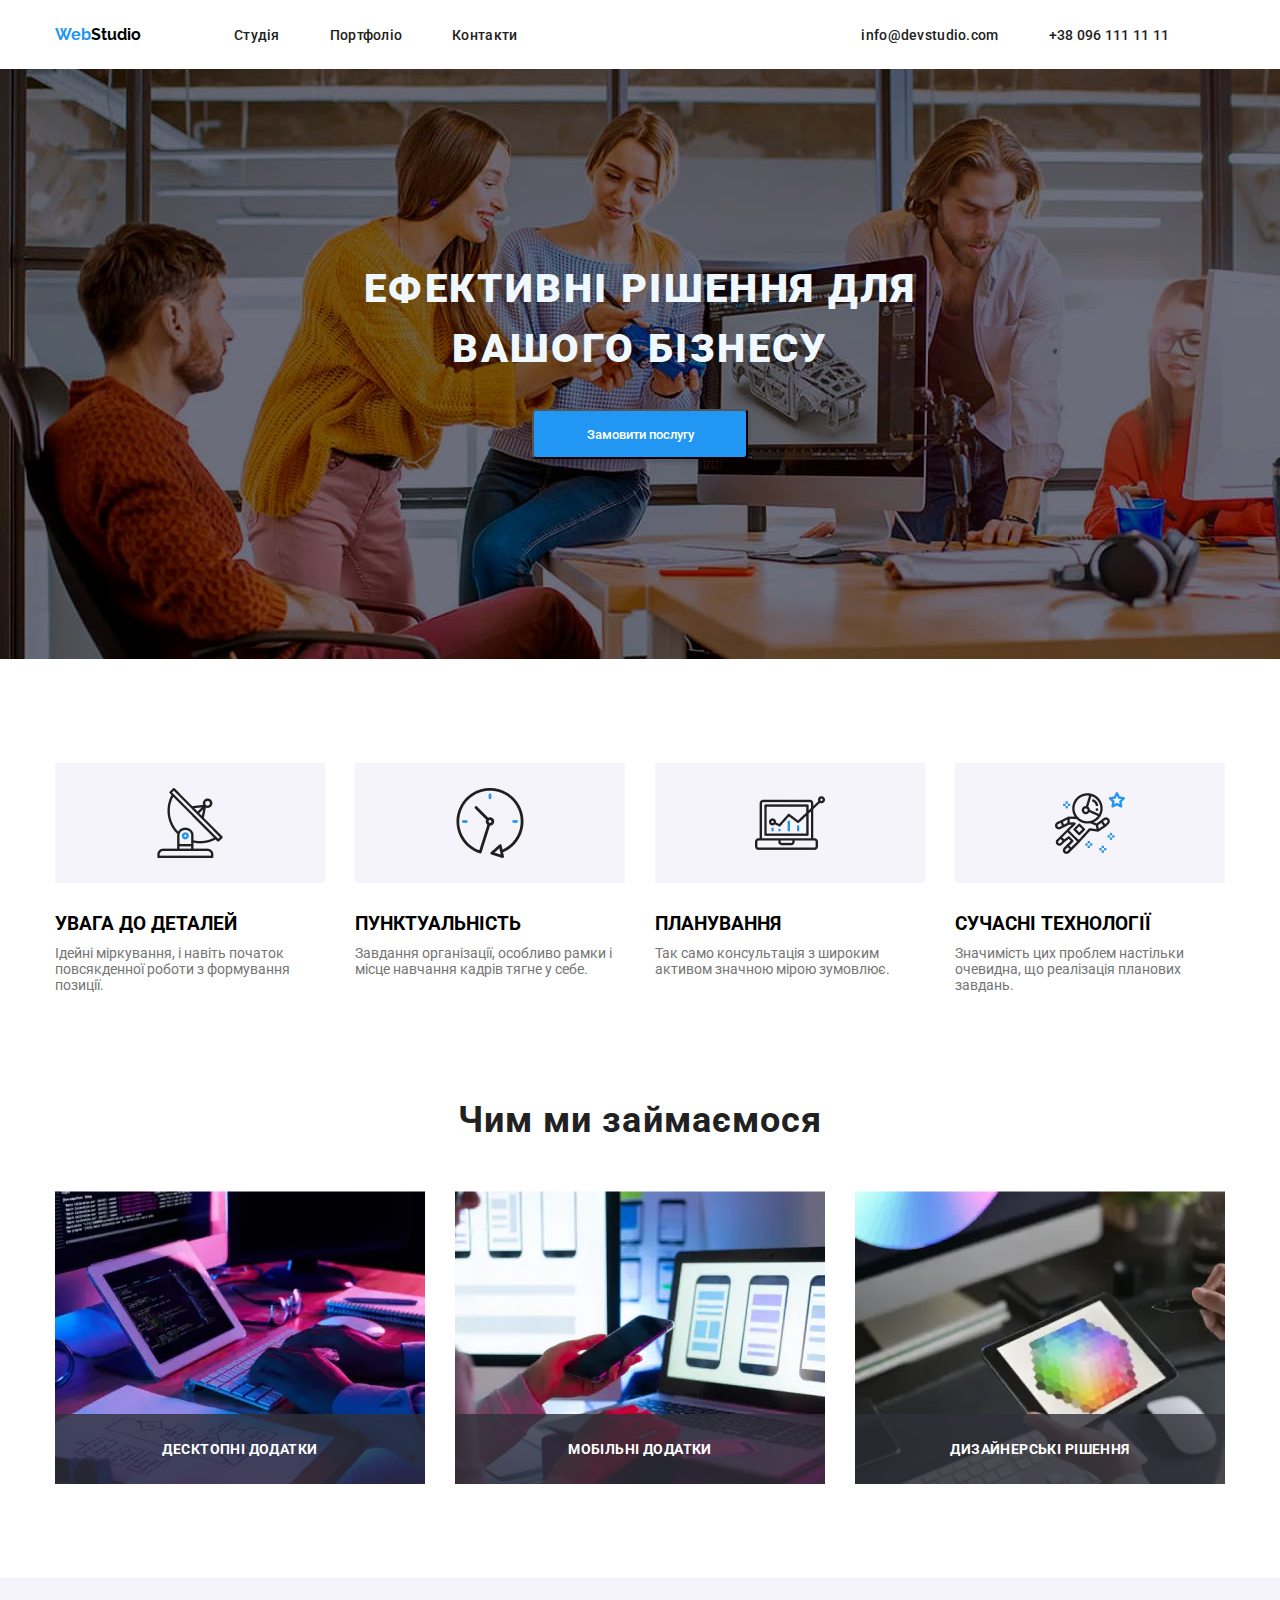
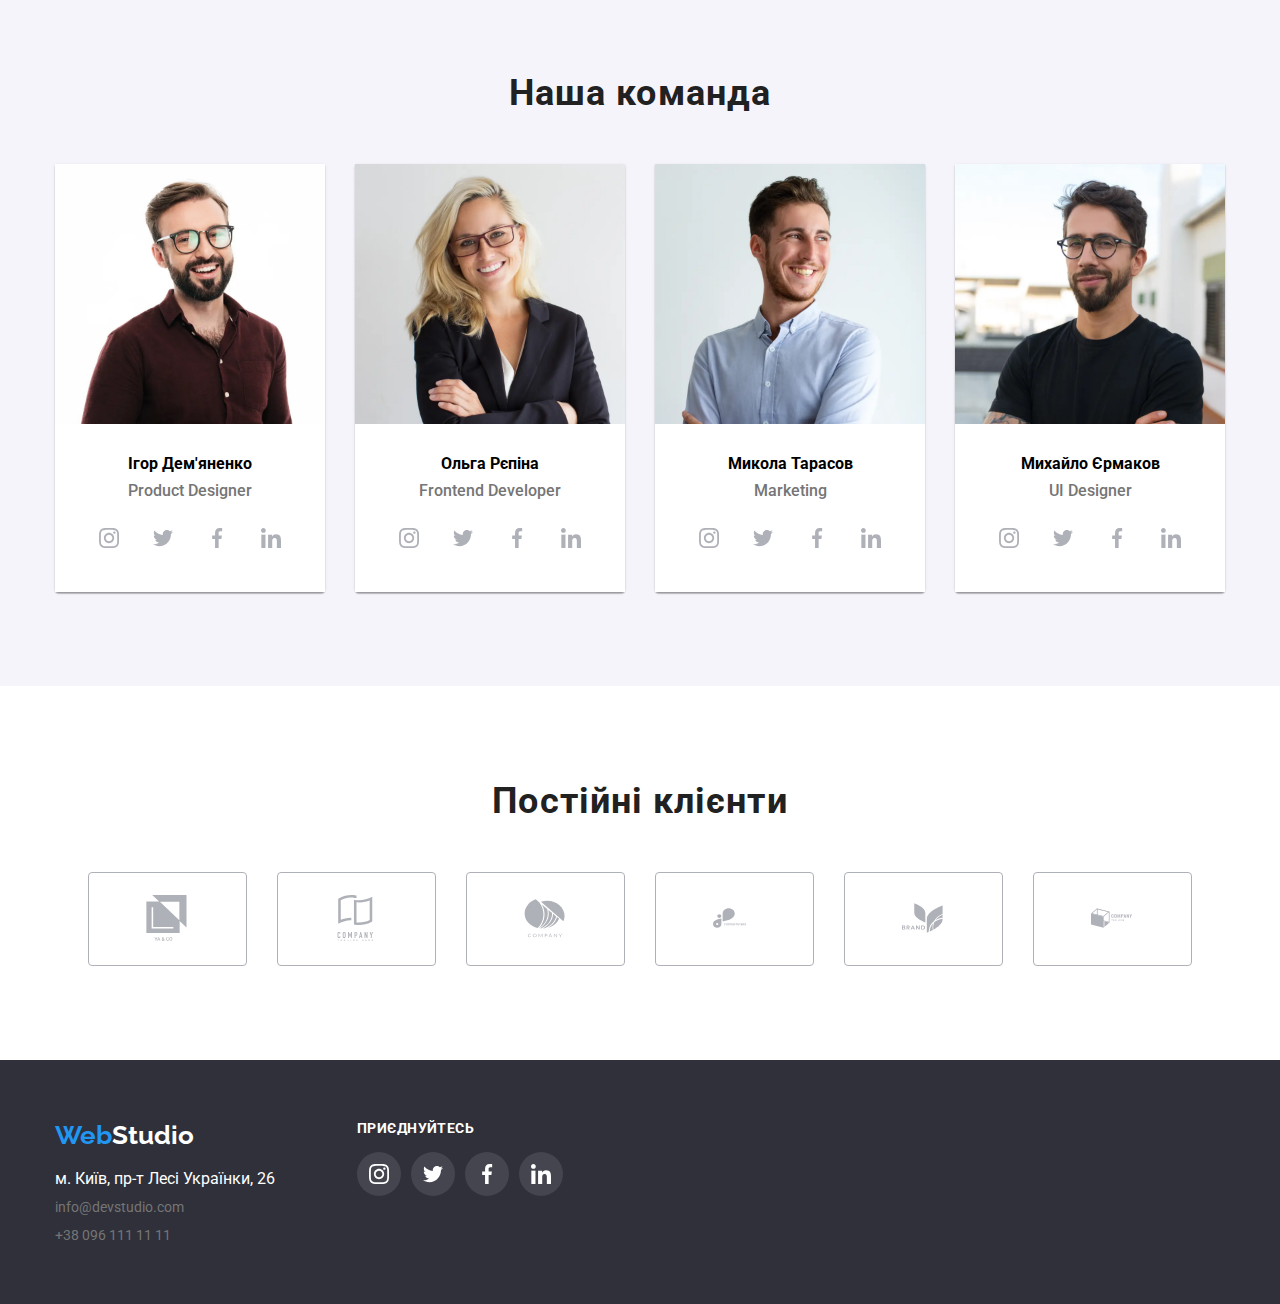
<file: index.html>
<!DOCTYPE html>
<html lang="en">
<head>
    <meta charset="UTF-8">
    <meta name="viewport" content="width=device-width, initial-scale=1.0">
    <link rel="preconnect" href="https://fonts.googleapis.com">
<link rel="preconnect" href="https://fonts.gstatic.com" crossorigin>
<link href="https://fonts.googleapis.com/css2?family=Raleway:ital,wght@0,100..900;1,100..900&family=Roboto:ital,wght@0,100..900;1,100..900&display=swap" rel="stylesheet">
<link rel="stylesheet" href="https://cdnjs.cloudflare.com/ajax/libs/modern-normalize/3.0.1/modern-normalize.min.css" integrity="sha512-q6WgHqiHlKyOqslT/lgBgodhd03Wp4BEqKeW6nNtlOY4quzyG3VoQKFrieaCeSnuVseNKRGpGeDU3qPmabCANg==" crossorigin="anonymous" referrerpolicy="no-referrer" /> 
<link
    rel="stylesheet"
    href="https://cdnjs.cloudflare.com/ajax/libs/animate.css/4.1.1/animate.min.css"
  />
<link rel="stylesheet" href="reset.css">
<link rel="stylesheet" href="style.css">
    <title>WebStudio-Main</title>
</head>
<body>
    <header class="header">
        <div class="container flex">
            <a href="index.html" class="raleway"><span class="logoweb">Web</span><span class="logoweb2">Studio</span></a>
            <nav class="header-nav">
                <ul class="header-list">
                    <li class="header-li"><a href="index.html" class="h">Студія</a></li>
                    <li class="header-li"><a href="portfolio.html" class="h">Портфоліо</a></li>
                    <li class="header-li"><a href="" class="h">Контакти</a></li>
                </ul>
            </nav>
            <ul class="header-list2">
                <li class="header-li2"><a href="mailto:info@devstudio.com " class="h">info@devstudio.com</a></li>
                <li class="header-li2"><a href="telto:+38 096 111 11 11" class="h">+38 096 111 11 11</a></li>
            </ul>
        </div>
        
    </header>
    <main class="main">


                <section class="section1" >
                    <div class="container">
           <h1  class="h1" style="color: aliceblue; font-size: 250%;" class="h3" >Ефективні рішення для вашого бізнесу</h1>
           <button open class="button">Замовити послугу</button>
        </div>
                </section>

  
        
        <section class="section2">
            <div class="container">
            <h2></h2>
            <ul class="section-list1">
                <li class="elm1">
                    <!-- <svg class="svg1"><use href="./photo/symbol-defs.svg#icon-antenna-1"></use></svg> -->
                    <h3 class="list-h3">УВАГА ДО ДЕТАЛЕЙ</h3><p class="p">Ідейні міркування, і навіть початок повсякденної роботи з формування позиції.</p>
                    <li class="elm1 clock">
                        <!-- <svg class="svg1"><use href="./photo/symbol-defs.svg#icon-clock-1"></use></svg> -->
                        <h3 class="list-h3">ПУНКТУАЛЬНІСТЬ</h1><p class="p">Завдання організації, особливо рамки і місце навчання кадрів тягне у себе.</p></li>
                    <li class="elm1 laptop">
                        <!-- <svg class="svg1"><use href="./photo/symbol-defs.svg#icon-diagram-1"></use></svg> -->
                        <h3 class="list-h3" >ПЛАНУВАННЯ</h1><p class="p">Так само консультація з широким активом значною мірою зумовлює.</p></li>
                    <li class="elm1 astro">
                        <!-- <svg class="svg1"><use href="./photo/symbol-defs.svg#icon-diagram-1"></use></svg> -->
                    <h3 class="list-h3">СУЧАСНІ ТЕХНОЛОГІЇ</h1><p class="p">Значимість цих проблем настільки очевидна, що реалізація планових завдань.</p></li>
            </ul>
            </div>
        </section>
        <section class="section3">
            <div class="container">
            <h2 class="h2">Чим ми займаємося</h2>
            <ul class="section-list2">
                <li class="elm"><img class="img1"src="./photo/image.webp" alt="кодинг"><p class="section-list-text">Десктопні додатки</p></li>
                <li class="elm"> <img class="img1" src="./photo/box 2.webp" alt="маркетинг"><p class="section-list-text">Мобільні додатки</p> </li>
                <li class="elm">  <img class="img1" src="./photo/box 3.webp" alt="дизайн"><p class="section-list-text">Дизайнерські рішення</p> </li>
            </ul>
        </section>
        </div>
        <section class="section4" style="background-color: rgb(219,219,219,)">
            <div class="container">
            <h3 class="h2">Наша команда</h3>
            <ul class="section-list3" style="list-style: none;">
            <li class="elm3"><img class="img2" src="./photo/img.webp" alt="Ігор Дем'яненко"><div class="text-container"><h4 class="section4-h">Ігор Дем'яненко</h4><p class="p4">Product Designer</p>
            <ul class="svg-ul1">
                <li class="svg-li1">
                    <svg class="svg1"><use href="./photo/symbol-defs.svg#icon-instagram-2" ></use></svg>
                </li>
                <li class="svg-li1">
                    <svg class="svg1"><use href="./photo/symbol-defs.svg#icon-twitter-1" ></use></svg>
                </li>
                <li class="svg-li1">
                    <svg class="svg1"><use href="./photo/symbol-defs.svg#icon-facebook-1" ></use></svg>
                </li>
                <li class="svg-li1">
                    <svg class="svg1"><use href="./photo/symbol-defs.svg#icon-linkedin-1" ></use></svg>
                </li>
            </ul>
            </div></li>
            <li class="elm3"><img class="img2" src="./photo/img (5).webp" alt="Ольга Рєпіна"><div class="text-container"><h4 class="section4-h">Ольга Рєпіна</h4><p class="p4">Frontend Developer</p>
            <ul class="svg-ul1">
                <li class="svg-li1">
                    <svg class="svg1"><use href="./photo/symbol-defs.svg#icon-instagram-2" ></use></svg>
                </li>
                <li class="svg-li1">
                    <svg class="svg1"><use href="./photo/symbol-defs.svg#icon-twitter-1" ></use></svg>
                </li>
                <li class="svg-li1">
                    <svg class="svg1"><use href="./photo/symbol-defs.svg#icon-facebook-1" ></use></svg>
                </li>
                <li class="svg-li1">
                    <svg class="svg1"><use href="./photo/symbol-defs.svg#icon-linkedin-1" ></use></svg>
                </li>
            </ul>
        </div></li>
            <li class="elm3"><img class="img2" src="./photo/img (2).webp" alt="Микола Тарасов"><div class="text-container"><h4 class="section4-h">Микола Тарасов</h4><p class="p4">Marketing</p>
            <ul class="svg-ul1">
                <li class="svg-li1">
                    <svg class="svg1"><use href="./photo/symbol-defs.svg#icon-instagram-2" ></use></svg>
                </li>
                <li class="svg-li1">
                    <svg class="svg1"><use href="./photo/symbol-defs.svg#icon-twitter-1" ></use></svg>
                </li>
                <li class="svg-li1">
                    <svg class="svg1"><use href="./photo/symbol-defs.svg#icon-facebook-1" ></use></svg>
                </li>
                <li class="svg-li1">
                    <svg class="svg1"><use href="./photo/symbol-defs.svg#icon-linkedin-1" ></use></svg>
                </li>
            </ul></div></li>
            <li class="elm3"><img class="img2" src="./photo/img (3).webp" alt="Михайло Єрмаков"><div class="text-container"><h4 class="section4-h">Михайло Єрмаков</h4><p class="p4">UI Designer</p>
            <ul class="svg-ul1">
                <li class="svg-li1">
                    <svg class="svg1"><use href="./photo/symbol-defs.svg#icon-instagram-2" ></use></svg>
                </li>
                <li class="svg-li1">
                    <svg class="svg1"><use href="./photo/symbol-defs.svg#icon-twitter-1" ></use></svg>
                </li>
                <li class="svg-li1">
                    <svg class="svg1"><use href="./photo/symbol-defs.svg#icon-facebook-1" ></use></svg>
                </li>
                <li class="svg-li1">
                    <svg class="svg1"><use href="./photo/symbol-defs.svg#icon-linkedin-1" ></use></svg>
                </li>
            </ul></div></li>
        </ul>
    </div>
        </section>
        <section class="section5">
            <div class="container">

                <h1 class="s5-h1">Постійні клієнти</h1>
                <ul class="s5-ul">
                    <li class="s5-li"><svg class="s5-svg"><use href="/photo/symbol-defs.svg#icon-1"></use></svg></li>
                    <li class="s5-li"><svg class="s5-svg"><use href="/photo/symbol-defs.svg#icon-2"></use></svg></li>
                    <li class="s5-li"><svg class="s5-svg"><use href="/photo/symbol-defs.svg#icon-3"></use></svg></li>
                    <li class="s5-li"><svg class="s5-svg"><use href="/photo/symbol-defs.svg#icon-4"></use></svg></li>
                    <li class="s5-li"><svg class="s5-svg"><use href="/photo/symbol-defs.svg#icon-5"></use></svg></li>
                    <li class="s5-li"><svg class="s5-svg"><use href="/photo/symbol-defs.svg#icon-6"></use></svg></li>
                </ul>

            </div>
        </section>
    </main>
    <footer class="footer" style="background-color: #2F303A;">
        <div class="container flex">
            <div class="div1">
        <h3 class="raleway"><span class="footerh3">Web</span><span class="footer-span">Studio</span></h3>
       
        <p class="footer-p">м. Київ, пр-т Лесі Українки, 26</p>
        <ul>
            <li class="footer-li">
                <a href="mailto:info@devstudio.com" class="p">info@devstudio.com</a>
            </li>
            <li class="footer-li">
        <a href="telto:+38 096 111 11 11" class="p">+38 096 111 11 11</a>
            </li>
        </ul>
        </div>
        <div class="div2">
         <h2 class="footer-h2">приєднуйтесь</h2>
        <ul class="svg-ul1">
        <li class="svg-li1 s">
                    <svg class="svg1"><use href="./photo/symbol-defs.svg#icon-instagram-2" ></use></svg>
                </li>
                <li class="svg-li1 s">
                    <svg class="svg1 "><use href="./photo/symbol-defs.svg#icon-twitter-1" ></use></svg>
                </li>
                <li class="svg-li1 s">
                    <svg class="svg1"><use href="./photo/symbol-defs.svg#icon-facebook-1" ></use></svg>
                </li>
                <li class="svg-li1 s">
                    <svg class="svg1"><use href="./photo/symbol-defs.svg#icon-linkedin-1" ></use></svg>
                </li>
                </ul>
                </div>
        </div>
    </footer>
    <div modal class="fon is-hidden">
        
        <div class="modal">
            <button close class="bmodal">x</button>
            <h2 class="data">Залиште свої дані, ми вам передзвонимо</h2>
            <form class="form">
                <div class="msvg"><input class="input"><img class="svg-m" src="./photo/Vector.svg"></div>
                <div class="msvg"><input class="input"><img class="svg-m" src="./photo/Vector (1).svg"></div>
                <div class="msvg"><input class="input"><img class="svg-m" src="./photo/Vector (3).svg"></div>
                <textarea class="comment" rows="5" cols="33" placeholder="Введіть текст"></textarea>
                <div class="divagree">
                <input class="input2" type="checkbox"><p class="agree">Погоджуюся з розсилкою та приймаю</p>
                <a class="terms" href="">Умови договору</a>
                </div>
            </form>
        </div>
    </div>
    <script src="modal.js"></script>
</body>
</html>
</file>
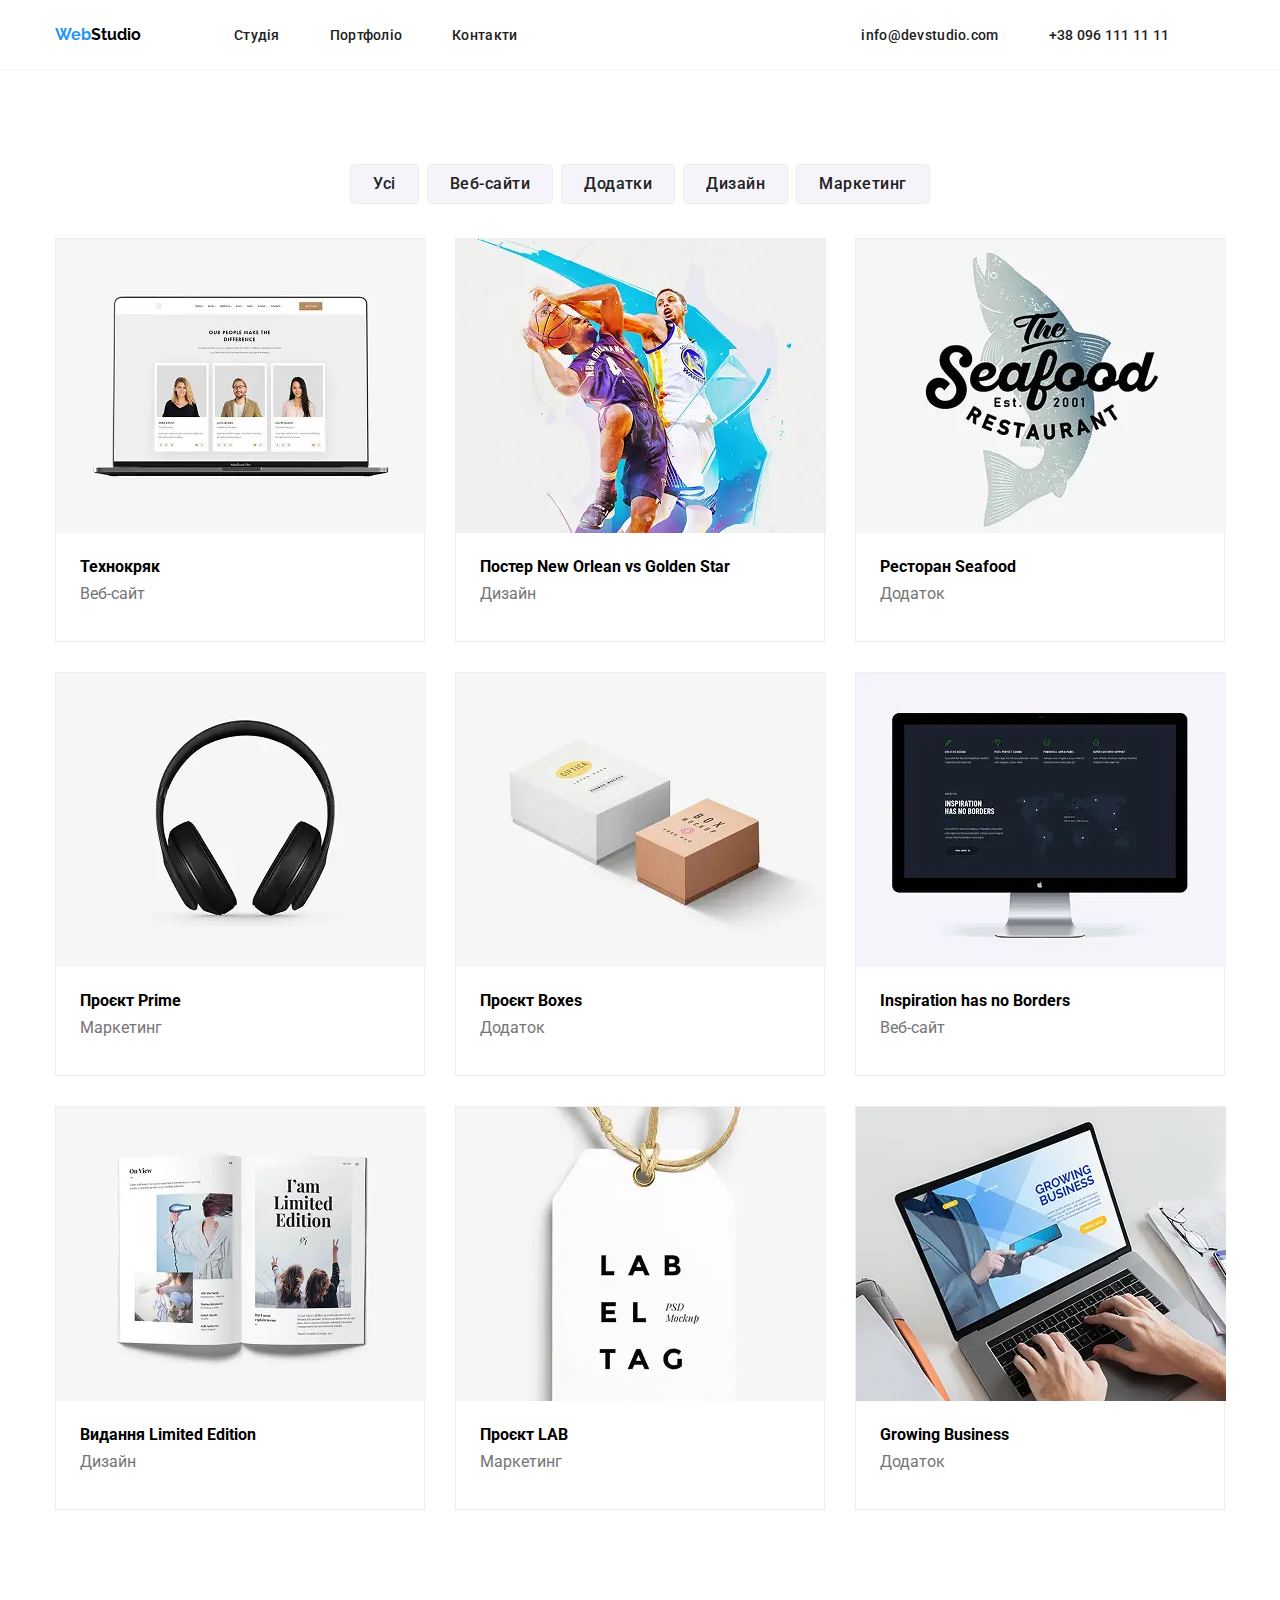
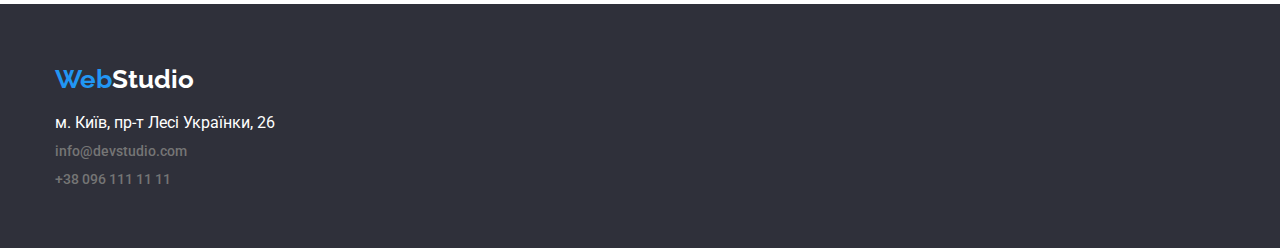
<file: portfolio.html>
<!DOCTYPE html>
<html lang="en">
<head>
    <meta charset="UTF-8">
    <meta name="viewport" content="width=device-width, initial-scale=1.0">
    <link rel="preconnect" href="https://fonts.googleapis.com">
<link rel="preconnect" href="https://fonts.gstatic.com" crossorigin>
<link href="https://fonts.googleapis.com/css2?family=Raleway:ital,wght@0,100..900;1,100..900&family=Roboto:ital,wght@0,100..900;1,100..900&display=swap" rel="stylesheet">
<link rel="stylesheet" href="https://cdnjs.cloudflare.com/ajax/libs/modern-normalize/3.0.1/modern-normalize.min.css" integrity="sha512-q6WgHqiHlKyOqslT/lgBgodhd03Wp4BEqKeW6nNtlOY4quzyG3VoQKFrieaCeSnuVseNKRGpGeDU3qPmabCANg==" crossorigin="anonymous" referrerpolicy="no-referrer" /> 
<link rel="stylesheet" href="reset.css">
<link rel="stylesheet" href="style2.css">
    <title>WebStudio-Portfolio</title>
</head>
<body>
    <header class="header">
        <div class="container flex">
            <a href="index.html" class="raleway"><span class="logoweb">Web</span><span class="logoweb2">Studio</span></a>
            <nav class="header-nav">
                <ul class="header-list">
                    <li class="header-li"><a href="index.html" class="h">Студія</a></li>
                    <li class="header-li"><a href="portfolio.html" class="h">Портфоліо</a></li>
                    <li class="header-li"><a href="" class="h">Контакти</a></li>
                </ul>
            </nav>
            <ul class="header-list2">
                <li class="header-li2"><a href="mailto:info@devstudio.com " class="h">info@devstudio.com</a></li>
                <li class="header-li2"><a href="telto:+38 096 111 11 11" class="h">+38 096 111 11 11</a></li>
            </ul>
        </div>
    </header>

    <main class="main">
        <section class="section">
        <div class="container">
        <ul class="ul1">
            <li class="li1"><button class="button1">Усі</button></li>
            <li class="li1"><button class="button1">Веб-сайти</button></li>
            <li class="li1"><button class="button1">Додатки</button></li>
            <li class="li1"><button class="button1">Дизайн</button></li>
            <li class="li1"><button class="button1">Маркетинг</button></li>
        </ul>
        <ul class="ul2">
        <li class="li2">
            <img src="./photo/img (10).webp" alt="технокряк">
            <p class="pp">Ресурс пропонує комплексні пропозиції з різним рівнем функціоналу та сервісів. Все це дозволить відвідувачу отримати вичерпні відомості про компанію чи приватну особу.</p>
            <h4 class="h1">Технокряк</h4>
            <p class="p1">Веб-сайт</p>
        </li>
        <li class="li2">
            <img src="./photo/img (1).webp" alt="new o vs golden s">
            <p class="pp">Ресурс пропонує комплексні пропозиції з різним рівнем функціоналу та сервісів. Все це дозволить відвідувачу отримати вичерпні відомості про компанію чи приватну особу.</p>
            <h4 class="h1">Постер New Orlean vs Golden Star</h4>
            <p class="p1">Дизайн</p> 
        </li>
        <li class="li2">
            <img src="./photo/img (2.0).webp" alt="seafood">
            <p class="pp">Ресурс пропонує комплексні пропозиції з різним рівнем функціоналу та сервісів. Все це дозволить відвідувачу отримати вичерпні відомості про компанію чи приватну особу.</p>
            <h4 class="h1">Ресторан Seafood</h4>
            <p class="p1">Додаток</p>
        </li>
        <li class="li2">
            <img src="./photo/img (11).webp" alt="prime">
            <p class="pp">Ресурс пропонує комплексні пропозиції з різним рівнем функціоналу та сервісів. Все це дозволить відвідувачу отримати вичерпні відомості про компанію чи приватну особу.</p>
            <h4 class="h1">Проєкт Prime</h4>
            <p class="p1">Маркетинг</p>
        </li>
        <li class="li2">
            <img src="./photo/img (4).webp" alt="boxes">
            <p class="pp">Ресурс пропонує комплексні пропозиції з різним рівнем функціоналу та сервісів. Все це дозволить відвідувачу отримати вичерпні відомості про компанію чи приватну особу.</p>
            <h4 class="h1">Проєкт Boxes</h4>
            <p class="p1">Додаток</p>
        </li>
        <li class="li2">
            <img src="./photo/img (12).webp" alt="site">
            <p class="pp">Ресурс пропонує комплексні пропозиції з різним рівнем функціоналу та сервісів. Все це дозволить відвідувачу отримати вичерпні відомості про компанію чи приватну особу.</p>
            <h4 class="h1">Inspiration has no Borders</h4>
            <p class="p1">Веб-сайт</p>
        </li>
        <li class="li2">
            <img src="./photo/img (6).webp" alt="limited edition">
            <p class="pp">Ресурс пропонує комплексні пропозиції з різним рівнем функціоналу та сервісів. Все це дозволить відвідувачу отримати вичерпні відомості про компанію чи приватну особу.</p>
            <h4 class="h1">Видання Limited Edition</h4>
            <p class="p1">Дизайн</p>
        </li>
        <li class="li2">
            <img src="./photo/img (7).webp" alt="Проєкт LAB">
            <p class="pp">Ресурс пропонує комплексні пропозиції з різним рівнем функціоналу та сервісів. Все це дозволить відвідувачу отримати вичерпні відомості про компанію чи приватну особу.</p>
            <h4 class="h1">Проєкт LAB</h4>
            <p class="p1">Маркетинг</p>
        </li>
        <li class="li2">
            <img src="./photo/img (14).webp" alt="Growing Business">
            <p class="pp">Ресурс пропонує комплексні пропозиції з різним рівнем функціоналу та сервісів. Все це дозволить відвідувачу отримати вичерпні відомості про компанію чи приватну особу.</p>
            <h4 class="h1">Growing Business</h4>
            <p class="p1">Додаток</p>
        </li>
        </ul>  
        </section>
    </main>

    <footer class="footer" style="background-color: #2F303A;">
        <div class="container">
        <h3 class="raleway"><span class="footerh3">Web</span><span class="footer-span">Studio</span></h3>
        <p class="footer-p">м. Київ, пр-т Лесі Українки, 26</p>
        <ul>
            <li class="footer-li">
                <a href="mailto:info@devstudio.com" class="p">info@devstudio.com</a>
            </li>
            <li class="footer-li">
        <a href="telto:+38 096 111 11 11" class="p">+38 096 111 11 11</a>
            </li>
        </ul>
        </div>
    </footer>
</body>
</html>
</file>
<file: style.css>
body {
    font-family: "Roboto", sans-serif;
    font-weight: 500;
}
img {
    display: block;
}
ul,ol {
    list-style: none;
}

.raleway {
    font-family: "Raleway", sans-serif;
    font-weight:bold;
    margin-right: 93px;
}
.p {
    font-family: "Roboto", sans-serif;
    font-weight:400;
}
.h {
    font-family: "Roboto", sans-serif;
    font-weight: 500;
}
.h2 {
    /* Чим ми займаємося */

font-family: 'Roboto';
font-style: normal;
font-weight: 700;
font-size: 36px;
line-height: calc(42\36);
text-align: center;
letter-spacing: 0.03em;
margin-bottom: 50px;
color: #212121;

    font-family: "Roboto", sans-serif;
    font-weight: bold;
}
.h3{
    font-family: "Roboto", sans-serif;
    font-weight:900;
}
.button {
    background-color: #2196F3;
    font-family: "Roboto", sans-serif;
    font-weight: 500;
    display: block;
    width: 216px;
    height: 50px;
    margin: 0 auto;
    color:#FFFFFF;
    border-radius: 4px;
box-shadow: 0px 4px 4px rgba(0, 0, 0, 0.15);
position: relative;
z-index: 1;
}
.text-container {
    padding-top: 30px;
    padding-bottom: 32px;
    background-color: white;
    text-align: center;
}
.img1 {
    width: 370px;
}
.img2 {
    width: 270px;
    
}
.container {
    width: 1200px;
    padding: 0 15px;
    margin: 0 auto;
}
.section1 {
    background-color: #2F303A;
    padding-top: 190px;
    padding-bottom: 200px;
    background-image: url(/photo/Img\ \(9\).jpg);
    background-repeat: no-repeat;
    position: relative;
}
.section1::before {
    content: "";
    display: block;
    width: 100%;
    height: 100%;
    background-color: black;
    opacity: 0.2;
    position: absolute;
    top:0;
    left: 0;
    z-index: 0;
}
.h1 {
    /* Ефективні рішення для вашого бізнесу */
width: 696px;
font-family: 'Roboto';
font-style: normal;
font-weight: 900;
font-size: 44px;
line-height: 60px;
/* or 136% */
text-align: center;
letter-spacing: 0.06em;
text-transform: uppercase;
margin: 0 auto;
color: #FFFFFF;
margin-bottom: 30px;
position: relative;
z-index: 1;
}
.header-list {
    display: flex;
    margin-right: 344px;
}
.header {
    display: flex;
    padding-top: 25px;
    padding-bottom: 25px;
}
.header-list2 {
    display: flex;
    
}
.flex {
    display: flex;
}
.header-li:not(:last-child) {
    margin-right: 50px;
}
.h:hover{
    color: #2196F3;
    cursor: pointer;
}
.header-li2:not(:last-child) {
    margin-right: 50px;
}
.logoweb {
    color:#2196F3;
}
.h {
/* Контакти */
font-family: 'Roboto';
font-style: normal;
font-weight: 500;
font-size: 14px;
line-height: 16px;
letter-spacing: 0.02em;

color: #212121;
}
.section-list3 {
    display: flex;
    justify-content: space-between;
}
.elm3 {
    /* card bg */
background: #FFFFFF;
border-radius: 0px 0px 4px 4px;

box-shadow: 0px 1px 3px rgba(0, 0, 0, 0.12), 0px 1px 1px rgba(0, 0, 0, 0.14), 0px 2px 1px rgba(0, 0, 0, 0.2);


}
.section4 {
    background-color: #F5F4FA;
    padding-top: 94px;
    padding-bottom: 94px;
}
.p4 {
    color: #757575;
    margin-top: 8px;
}
.section-list1 {
    display: flex;
    justify-content: space-between;
    
}
.section2 {
    padding-top: 104px;
    padding-bottom: 106px;
}
.section-list2 {
    display: flex;
    justify-content: space-between;
}
.section3 {
    padding-bottom: 94px;
}
.p {
    color:#757575;
    font-size: 14px;

}
.footer {
    padding-top: 60px;
    padding-bottom: 60px;

}
.logoweb2 {
    color:black;
}
.footerh3 {
    color:#2196F3;
    font-size: 26px;

}
.footer-li {
    padding-top: 9px;
}
.footer-p {
    padding-top: 19px;
    color:#FFFFFF;
    font-family: "Roboto", sans-serif;
    font-weight: 400;
}
.footer-span {
    color: #FFFFFF;
    font-size: 26px;
}
.elm1::before {
    content: "";
    display: block;
    width: 270px;
    height: 120px;
    background-color: #F5F4FA;
    margin-bottom: 30px;
    background-image: url("./photo/antenna\ 1.webp");
    background-repeat: no-repeat;
    background-position: center;
}
.clock::before {
    background-image: url(/photo/clock\ 1.webp);
}
.elm1 {
    width: 270px;
}
.laptop::before {
    background-image: url(/photo/diagram\ 1.webp);
}
.list-h3 {
    margin-bottom: 10px;
}
.astro::before {
    background-image: url(/photo/astronaut\ 1.webp);
    
}
.section-list-text {
font-family: 'Roboto';
font-style: normal;
font-weight: 700;
font-size: 14px;
line-height: 16px;
text-align: center;
letter-spacing: 0.03em;
text-transform: uppercase;
color: #FFFFFF;
position: absolute;
background-color: black;
bottom: 0;
width:100%;
padding-bottom: 27px;
padding-top: 27px;
background: rgba(47, 48, 58, 0.8);

}
.elm {
    position: relative;
}
.svg-ul1 {
    display: flex;
    align-items: center;
    justify-content: center;
    margin-top: 16px;
}
.svg-li1 {
    display: flex;
    align-items: center;
    justify-content: center;
    width: 44px;
    height: 44px;
}
.svg1{
    height: 20px;
    width: 20px;
    fill: #AFB1B8;

}
.svg-li1:not(:last-child) {
    margin-right: 10px;
}
.svg-li1:hover {
    cursor: pointer;
    background-color: #2196F3;
    border-radius: 50%;
}
.svg-li1:hover .svg1 {
    fill:#FFFFFF
}
.footer-h2 {

font-family: 'Roboto';
font-style: normal;
font-weight: 700;
font-size: 14px;
line-height: 16px;
letter-spacing: 0.03em;
text-transform: uppercase;

color: #FFFFFF;


}
.div2 {
    margin-left: 70px
}
.s {
    background-color: rgba(255, 255, 255, 0.1);
    border-radius: 50%;
}
.s .svg1 {
    fill: #FFFFFF;
}
.section5 {

}
.s5-h1 {
padding-top: 94px;
font-family: 'Roboto';
font-style: normal;
font-weight: 700;
font-size: 36px;
line-height: 42px;
text-align: center;
letter-spacing: 0.03em;

color: #212121;
margin-bottom: 50px;

}
.s5-ul {
    display: flex;
    align-items: center;
    justify-content: center;
    padding-bottom: 94px;
}
.s5-li {
    /* padding-top: 22px; */
    /* padding-bottom: 24px; */
    /* padding-left: 57px; */
    /* padding-right: 59px; */
    border: solid 1px #AFB1B8;
    border-radius: 4px;
    display: flex;
    align-items: center;
    justify-content: center;
}
.s5-svg {
    margin-top: 22px;
    margin-bottom: 24px;
    margin-right: 59px;
    margin-left: 57px;
    width: 41px;
    height: 46px;
    fill: #AFB1B8;
}
.s5-li:not(:last-child) {
    margin-right: 30px;
}
.s5-li:hover .s5-svg{
    cursor: pointer;
    fill: #2196F3;
    
}
.fon {
    position: fixed;
    top: 0;
    left: 0;
    right: 0;
    bottom: 0;
    background-color: #00000033;
    z-index: 1;
    
}
.modal {
width: 528px;
height: 581px;
background-color:#FFFFFF;
position: absolute;
z-index: 2;
top:50%;
left:50%;
transform: translate(-50%,-50%);
padding: 40px;
}
.is-hidden {
    opacity: 0;
    pointer-events: none;
}
.bmodal {
    position: absolute;
    right:8px;
    top:8px;
    border-radius: 50%;
    padding: 6px;
    background-color: transparent;
    border: 1px solid #0000001A;
    width: 30px;
    height: 30px;
    display: flex;
    justify-content: center;
    align-items: center;
}
.data {
font-family: 'Roboto';
font-style: normal;
font-weight: 700;
font-size: 20px;
line-height: 23px;
text-align: center;
letter-spacing: 0.03em;
margin-bottom: 12px;
color: #212121;


}
.form {
    display: flex;
    flex-direction: column;
    gap: 10px;
}
.input {
    height: 40px;
    width: 100%;
    padding-left: 42px;
    padding-right: 10px;
}
.input:focus {
border: 1px solid #2196F3;
outline:none;
}

.comment {
    height: 120px;
    width: 100%;
    resize: none;
    padding-left: 16px;
    padding-right: 16px;
    padding-bottom: 12px;
    padding-top:12px;

font-family: 'Roboto';
font-style: normal;
font-weight: 400;
font-size: 12px;
line-height: 14px;
letter-spacing: 0.01em;

color: rgba(117, 117, 117, 0.5);


}
.comment:focus {
    border: 1px solid #2196F3;
outline:none;
}
.msvg {
    position: relative;
}
.input-svg {
    width:12px;
    height: 12px;
}
.svg-m {
    position: absolute;
    left:15px;
    top:14px;

}
.agree {

font-family: 'Roboto';
font-style: normal;
font-weight: 400;
font-size: 14px;
line-height: 24px;

letter-spacing: 0.03em;

color: #757575;

}

.input2 {
    display: flex;
    justify-content: end;

}
.input2:focus {
    accent-color: #2196F3;
}
.terms {
    color:#2196F3;
    text-decoration: underline;
}
.divagree {
    display: flex;
    align-items: center;
}
</file>
<file: style2.css>
body {
    font-family: "Roboto", sans-serif;
    font-weight: 500;
}
.raleway {
    font-family: "Raleway", sans-serif;
    font-weight:bold;
    margin-right: 93px;
}
.header {
    display: flex;
    padding-top: 25px;
    padding-bottom: 25px;
    background-color: #FFFFFF;
    border-bottom: 1px solid #F5F4FA;

}
.flex {
    display: flex;
}
.logoweb {
    color:#2196F3;
}
.container {
    width: 1200px;
    padding: 0 15px;
    margin: 0 auto;
}
.logoweb2 {
    color:black;
}
.header-list {
    display: flex;
    margin-right: 344px;
}
.h {
/* Контакти */
font-family: 'Roboto';
font-style: normal;
font-weight: 500;
font-size: 14px;
line-height: 16px;
letter-spacing: 0.02em;

color: #212121;
}
.header-li:not(:last-child) {
    margin-right: 50px;
}
.h:hover{
    color: #2196F3;
    cursor: pointer;
}
.header-list2 {
    display: flex;
    
}
.header-li2:not(:last-child) {
    margin-right: 50px;
}

.footer {
    padding-top: 60px;
    padding-bottom: 60px;

}
.logoweb2 {
    color:black;
}
.footerh3 {
    color:#2196F3;
    font-size: 26px;

}
.footer li {
    padding-top: 9px;
}
.footer-p {
    padding-top: 19px;
    color:#FFFFFF;
    font-family: "Roboto", sans-serif;
    font-weight: 400;
}
.footer-span {
    color: #FFFFFF;
    font-size: 26px;
}
.p {
    color:#757575;
    font-size: 14px;
}

.section {
        padding-top: 94px;
    padding-bottom: 94px;
}
.ul1 {
    display: flex;
    justify-content: center;
    text-align: center;
    padding-bottom: 34px;
}
.li1 {

}
.li1:not(:last-child) {
    padding-right: 8px;
}
.button1 {
    background-color: #F5F4FA;
    padding-top: 6px;
    padding-bottom: 6px;
    padding-left: 22px;
    padding-right: 22px;
     text-align: center;
    border-color: #FFFFFF;
    color:#212121;
    border-radius: 4px;
    /* Веб-сайти */

font-family: 'Roboto';
font-style: normal;
font-weight: 500;
font-size: 16px;
line-height: 26px;
/* identical to box height, or 162% */
text-align: center;
letter-spacing: 0.03em;

color: #212121;

border: 1px solid #EEEEEE;

}
.button1:hover {
    color: #EEEEEE;
    background-color: #2196F3;
    border: none;
    outline: none;
    cursor: pointer;
box-shadow: 0px 3px 1px rgba(0, 0, 0, 0.1), 0px 1px 2px rgba(0, 0, 0, 0.08), 0px 2px 2px rgba(0, 0, 0, 0.12);
border-radius: 4px;

}

.ul2 {
    display: grid;
    grid-template-columns: repeat(3, 370px);
    grid-template-rows: repeat(3, 404px);
    column-gap: 30px;
    row-gap: 30px;
    justify-content: center;
    align-content: center;
}
.li2 {
    border: 1px solid #EEEEEE;
    position: relative;
    transition-property: box-shadow;
    transition-duration: 200ms;
}
.li2:hover {
    cursor: pointer;
box-shadow: 0px 1px 1px rgba(0, 0, 0, 0.12), 0px 4px 4px rgba(0, 0, 0, 0.06), 1px 4px 6px rgba(0, 0, 0, 0.16);


}
.h1 {
    padding-left: 24px;
    padding-bottom: 4px;
    padding-top: 20px;
    font-weight: 700;
}
.p1 {
    padding-left: 24px;
    padding-bottom: 20px;
    padding-top: 4px;
    color: #757575;
    font-weight: 400;
}
.pp {
font-family: 'Roboto';
font-style: normal;
font-weight: 400;
font-size: 18px;
line-height: 28px;
letter-spacing: 0.03em;
background-color: #2196F3;
color: #FFFFFF;
padding-left: 24px;
padding-right: 24px;
padding-bottom: 63px;
padding-top: 63px;
position: absolute;
top:0px;
left:0px;
opacity: 0%;
transition-property: opacity;
transition-duration: 200ms;
}
.li2:hover .pp {
    opacity: 90%;
}
</file>
